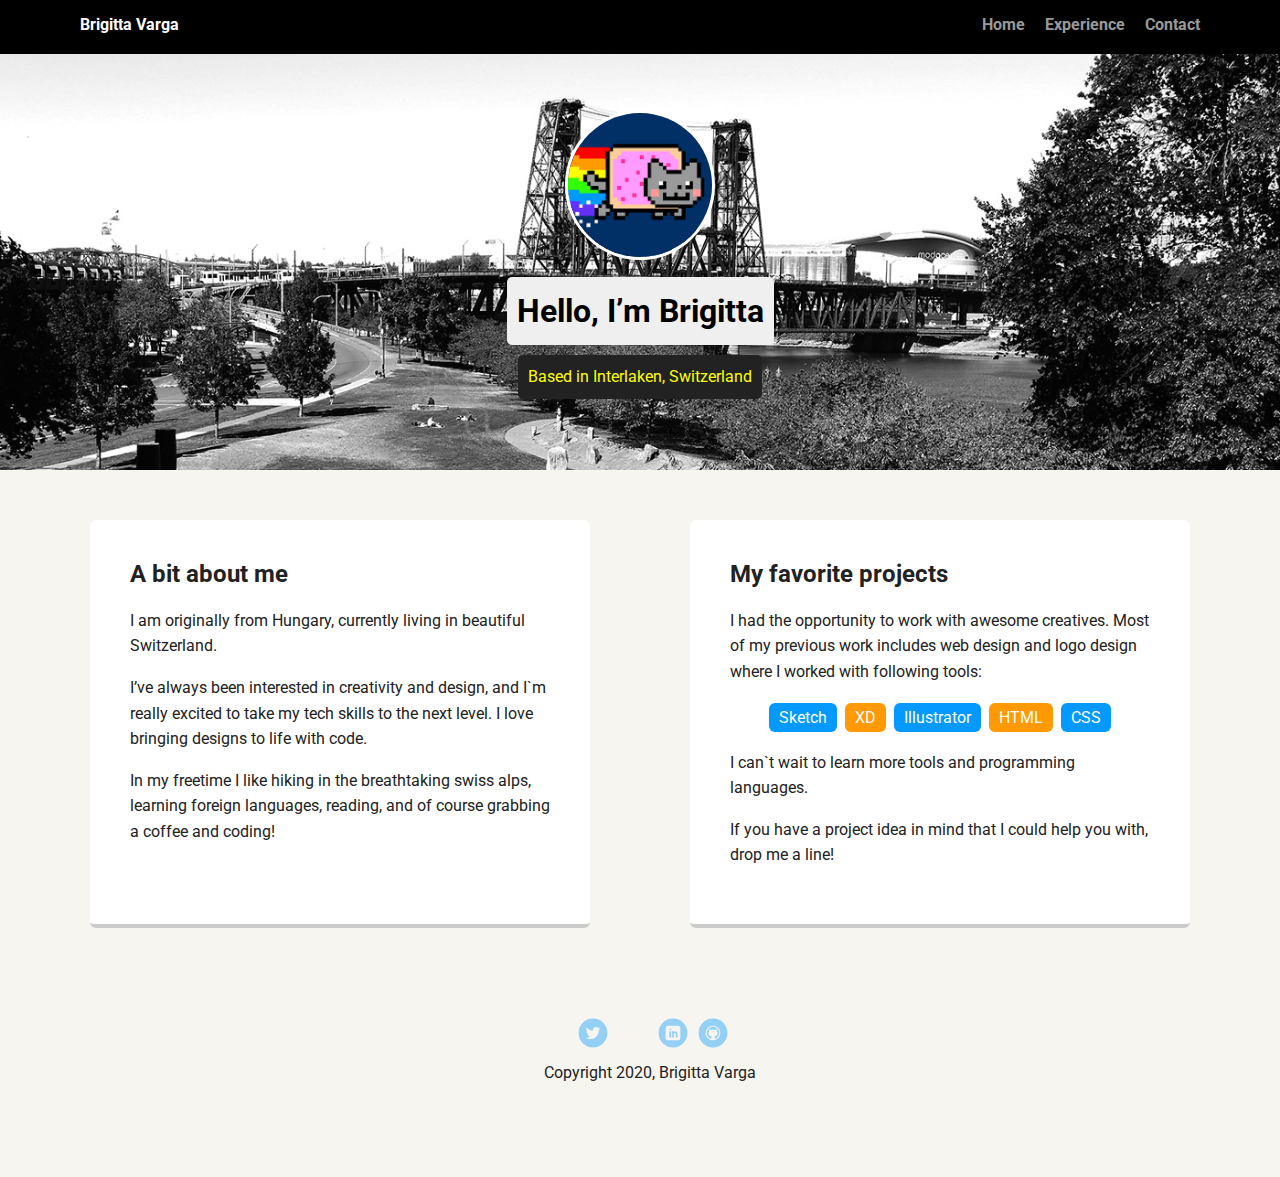
<file: portfolio_update_v1/index.html>
<!doctype html>
<html lang="en">
<head>
  <meta charset="utf-8">
  <title>Brigitta Varga's Profile</title>
  <meta name="viewport" content="width=device-width, initial-scale=1.0">
  <link rel="stylesheet" href="styles.css">
  <link href="https://fonts.googleapis.com/css?family=Muli%7CRoboto:400,300,500,700,900" rel="stylesheet">
  <link href="https://fonts.googleapis.com/css2?family=Work+Sans:wght@600&display=swap" rel="stylesheet">
</head>

  <body>

    <nav class="main-nav">
        <ul class="nav">
          <li class="name">Brigitta Varga</li>
          <li><a href="index.html">Home</a></li>
          <li><a href="experience.html">Experience</a></li>
          <li><a href="contact.html">Contact</a></li>
        </ul>
    </nav>

    <header>
      <img src="images/me.png" alt="Profile image of Brigitta Varga" class="profile-image">
      <h1 class="tag name">Hello, I’m Brigitta</h1>
      <p class="tag location">Based in Interlaken, Switzerland</p>
    </header>

    <main class="flex">
      <section class="card">
        <h2>A bit about me</h2>
        <p>I am originally from Hungary, currently living in beautiful Switzerland.</p>
        <p>I’ve always been interested in creativity and design, and I`m really excited to take my tech skills to the next level.
          I love bringing designs to life with code.
        </p>
        <p>In my freetime I like hiking in the breathtaking swiss alps, learning foreign languages, reading, and of course grabbing a coffee and coding!</p>
      </section> 

      <section class="card">
        <h2>My favorite projects</h2>
        <p>I had the opportunity to work with awesome creatives. Most of my previous work includes web design and logo design where
          I worked with following tools:
        </p>
        <ul class="skills">
          <li>Sketch</li>
          <li>XD</li>
          <li>Illustrator</li>
          <li>HTML</li>
          <li>CSS</li>
        </ul>
        <p>I can`t wait to learn more tools and programming languages.</p>
        <p>If you have a project idea in mind that I could help you with, drop me a line!</p>
      </section> 

    </main>
    <footer>
      <ul>
        <li><a href="https://twitter.com/brigittavarga_" class="social twitter" target="_blank">Twitter</a></li>
        <li><a href="https://instagram.com/brigittazsvarga" class="social instagram" target="_blank">Instagram</a></li>
        <li><a href="https://www.linkedin.com/in/brigitta-varga-96a580b1/" class="social linkedin" target="_blank">LinkedIn</a></li>
        <li><a href="https://github.com/brigittavarga" class="social github" target="_blank">Github</a></li>
      </ul>
      <p class="copyright">Copyright 2020, Brigitta Varga</p>
    </footer>
  </body>
  </html>
</file>
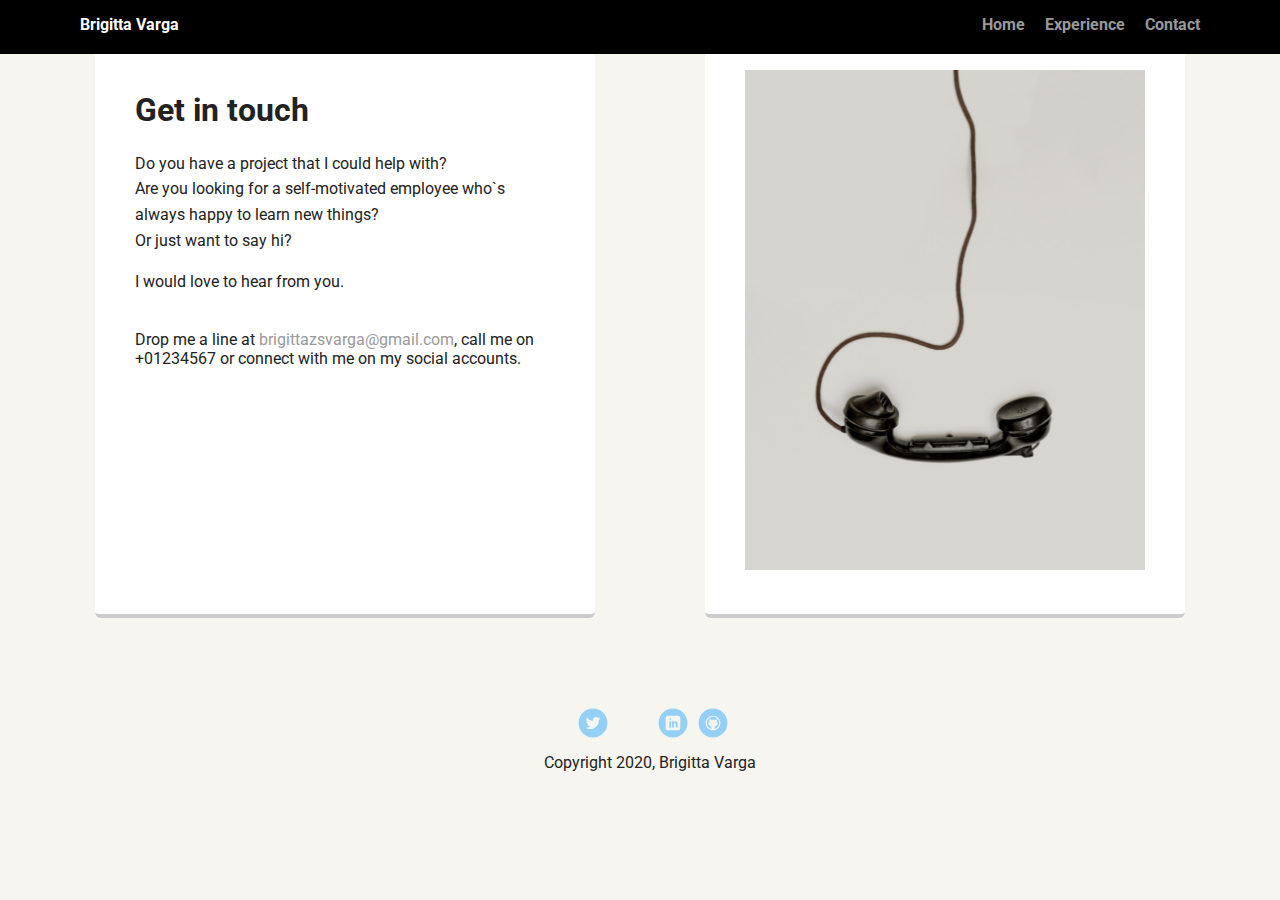
<file: portfolio_update_v1/contact.html>
<!doctype html>
<html lang="en">
<head>
  <meta charset="utf-8">
  <title>Brigitta Varga's Profile</title>
  <meta name="viewport" content="width=device-width, initial-scale=1.0">
  <link rel="stylesheet" href="styles.css">
  <link href="https://fonts.googleapis.com/css?family=Muli%7CRoboto:400,300,500,700,900" rel="stylesheet">
</head>

<body>

    <nav class="main-nav">
        <ul class="nav">
          <li class="name">Brigitta Varga</li>
          <li><a href="index.html">Home</a></li>
          <li><a href="experience.html">Experience</a></li>
          <li><a href="contact.html">Contact</a></li>
        </ul>
      </nav>

    <main class="flex">
        
        <section class="card card-contact">
          <h1>Get in touch<a href="#" class="social heart">Heart</a></h1>
          <p>Do you have a project that I could help with?<br>
            Are you looking for a self-motivated employee who`s always happy to learn new things?<br>
            Or just want to say hi?
          </p>
          <p>I would love to hear from you.</p><br>
          Drop me a line at <a href="mailto:brigittazsvarga@gmail.com" class="link-email">brigittazsvarga@gmail.com</a>,
          call me on +01234567 or connect with me on my social accounts.
        </section> 
  
        <section class="card card-contact">
          <img src="images/contact.png" alt="contact image">
        </section> 
  
      </main>

      <footer>
        <ul>
          <li><a href="https://twitter.com/brigittavarga_" class="social twitter" target="_blank">Twitter</a></li>
          <li><a href="https://instagram.com/brigittazsvarga" class="social instagram" target="_blank">Instagram</a></li>
          <li><a href="https://www.linkedin.com/in/brigitta-varga-96a580b1/" class="social linkedin" target="_blank">LinkedIn</a></li>
          <li><a href="https://github.com/brigittavarga" class="social github" target="_blank">Github</a></li>
        </ul>
        <p class="copyright">Copyright 2020, Brigitta Varga</p>
      </footer>

</body>
</file>
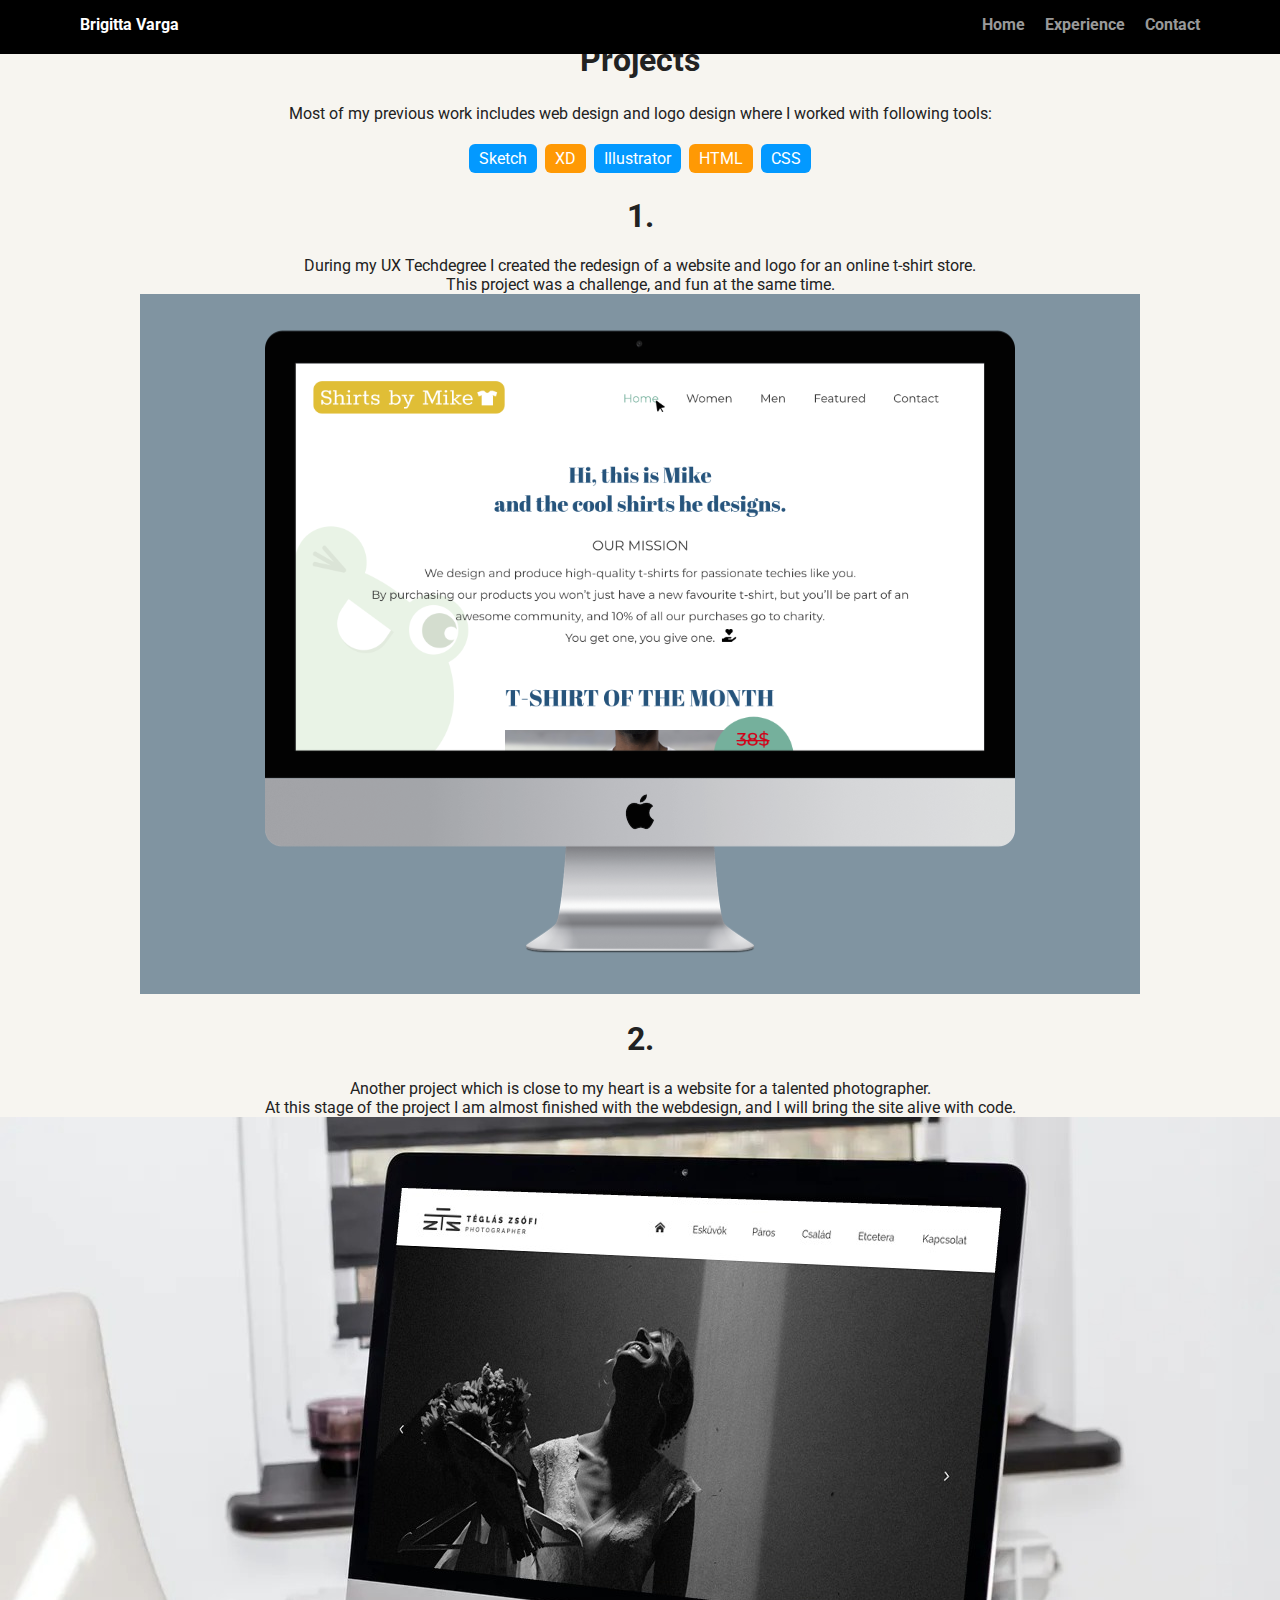
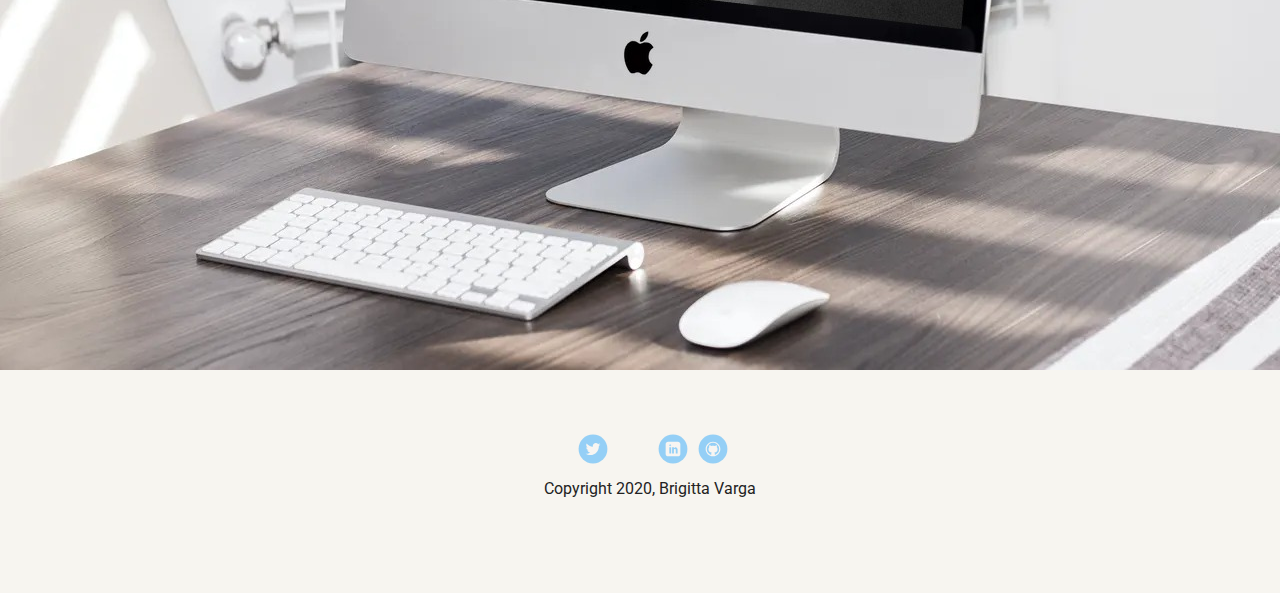
<file: portfolio_update_v1/experience.html>
<!doctype html>
<html lang="en">
<head>
  <meta charset="utf-8">
  <title>Brigitta Varga's Profile</title>
  <meta name="viewport" content="width=device-width, initial-scale=1.0">
  <link rel="stylesheet" href="styles.css">
  <link href="https://fonts.googleapis.com/css?family=Muli%7CRoboto:400,300,500,700,900" rel="stylesheet">
</head>

<body>

    <nav class="main-nav">
        <ul class="nav">
          <li class="name">Brigitta Varga</li>
          <li><a href="index.html">Home</a></li>
          <li><a href="experience.html">Experience</a></li>
          <li><a href="contact.html">Contact</a></li>
        </ul>
      </nav>

    <main>

        <h1 class="heading-experience">
            Projects
        </h1>

        <p>Most of my previous work includes web design and logo design where I worked with following tools:
        </p>
        <ul class="skills">
          <li>Sketch</li>
          <li>XD</li>
          <li>Illustrator</li>
          <li>HTML</li>
          <li>CSS</li>
        </ul>

        <h1>1.</h1>
        During my UX Techdegree I created the redesign of a website and logo for an online t-shirt store. <br>
        This project was a challenge, and fun at the same time.<br>
        <img src="images/mockup_1.png" alt="mockup of my webdesign work" class="mockup-1">

        <h1>2.</h1>
        Another project which is close to my heart is a website for a talented photographer.<br>
        At this stage of the project I am almost finished with the webdesign, and I will bring the site alive
        with code.<br>
        <img src="images/mockup_2.jpg" alt="mockup of my webdesign work" class="mockup-1">

    </main>

    <footer>
        <ul>
          <li><a href="https://twitter.com/brigittavarga_" class="social twitter" target="_blank">Twitter</a></li>
          <li><a href="https://instagram.com/brigittazsvarga" class="social instagram" target="_blank">Instagram</a></li>
          <li><a href="https://www.linkedin.com/in/brigitta-varga-96a580b1/" class="social linkedin" target="_blank">LinkedIn</a></li>
          <li><a href="https://github.com/brigittavarga" class="social github" target="_blank">Github</a></li>
        </ul>
        <p class="copyright">Copyright 2020, Brigitta Varga</p>
      </footer>

</body>
</file>
<file: portfolio_update_v1/styles.css>
/* Global Layout Set-up */
* { 
  box-sizing: border-box;
}
  
body {
  margin: 0;
  padding: 0;
  text-align: center;
  font-family: 'Roboto', sans-serif;
  color: #222;
  background: #f7f5f0;
}
/* Link Styles */

a {
  text-decoration: none;
  color: #999;
}
a:hover {
  color: #6633ff;
}

/* Section Styles */

.main-nav {
  width: 100%;
  background: black;
  min-height: 30px;
  padding: 10px;
  position: fixed;
  text-align: center;
}
.nav {
  display: flex;
  justify-content: space-around;
  font-weight: 700;
  list-style-type: none;
  margin: 0 auto;
  padding: 0;
}

.nav .name {
    display: block;
    margin-right: auto;
    color: white;
}
.nav li {
  padding: 5px 10px 10px 10px;
}
.nav a {
  transition: all .5s;
}
.nav a:hover {
  color: white
}

header {
  text-align: center;
  background: url('images/portland.jpg') no-repeat top center ;
  background-size: cover;
  overflow: hidden;
  padding-top: 60px;
}
header {
  line-height: 1.5;
}
header .profile-image {
  margin-top: 50px;
  width: 150px;
  height: 150px;
  border-radius: 50%;
  border: 3px solid white;
  transition: all .5s;
}
header .profile-image:hover {
  transform: scale(1.2) rotate(5deg);
}
.tag {
  background-color: #efefef;
  color: black;
  padding: 10px;
  border-radius: 5px;
  display: table;
  margin: 10px auto;
} 
.location {
  background-color: #222;
  color: yellow;
}
.card {
  margin: 30px;
  padding: 20px 40px 40px;
  max-width: 500px;
  text-align: left;
  background: #fff;
  border-bottom: 4px solid #ccc;
  border-radius: 6px;
  transition: all .5s;
}
.card:hover {
  border-color: #ff99ff;
}

ul.skills {
  padding: 0;
  text-align: center;
}

.skills li {
  border-radius: 6px;
  display: inline-block;
  background: #ff9904;
  color: white;
  padding: 5px 10px;
  margin: 2px;
}

.skills li:nth-child(odd) {
  background: #0399ff;
}

footer {
  width: 100%;
  min-height: 30px;
  padding: 20px 0 40px 20px;
}

footer .copyright {
  top: -8px;
  font-size: .75em;
}

footer ul {
  list-style-type: none;
  margin: 0;
  padding: 0;
}

footer ul li {
  display: inline-block;
}

a.social {
  display: inline-block;
  text-indent: -9999px;
  margin-left: 5px;
  width: 30px;
  height: 30px;
  background-size: 30px 30px;
  opacity: .4;
  transition: all .5s;
}
a.twitter {
  background-image: url(images/twitter.svg);
}
a.linkedin {
  background-image: url(images/linkedin.svg);
}
a.github {
  background-image: url(images/github.svg);
}
a.social:hover {
  opacity: 1;
}
.clearfix {
  clear: both;
}

/* Styles for larger screens */
@media screen and (min-width: 720px) {
  
  .flex {
      display: -ms-flexbox;      /* TWEENER - IE 10 */
      display: flex; 
      max-width: 1200px;
      -ms-flex-pack: distribute;
      justify-content: space-around;
      margin: 0 auto;
  }

  header {
    min-height: 470px;
  }

  .nav {
    max-width: 1200px;
    padding: 0 30px;
  }


  main {
    padding-top: 20px;
  }

  main p {
    line-height: 1.6em;
  }

  footer {
    font-size: 1.3em;
    max-width: 1200px;
    margin: 40px auto;
  }

}
</file>
